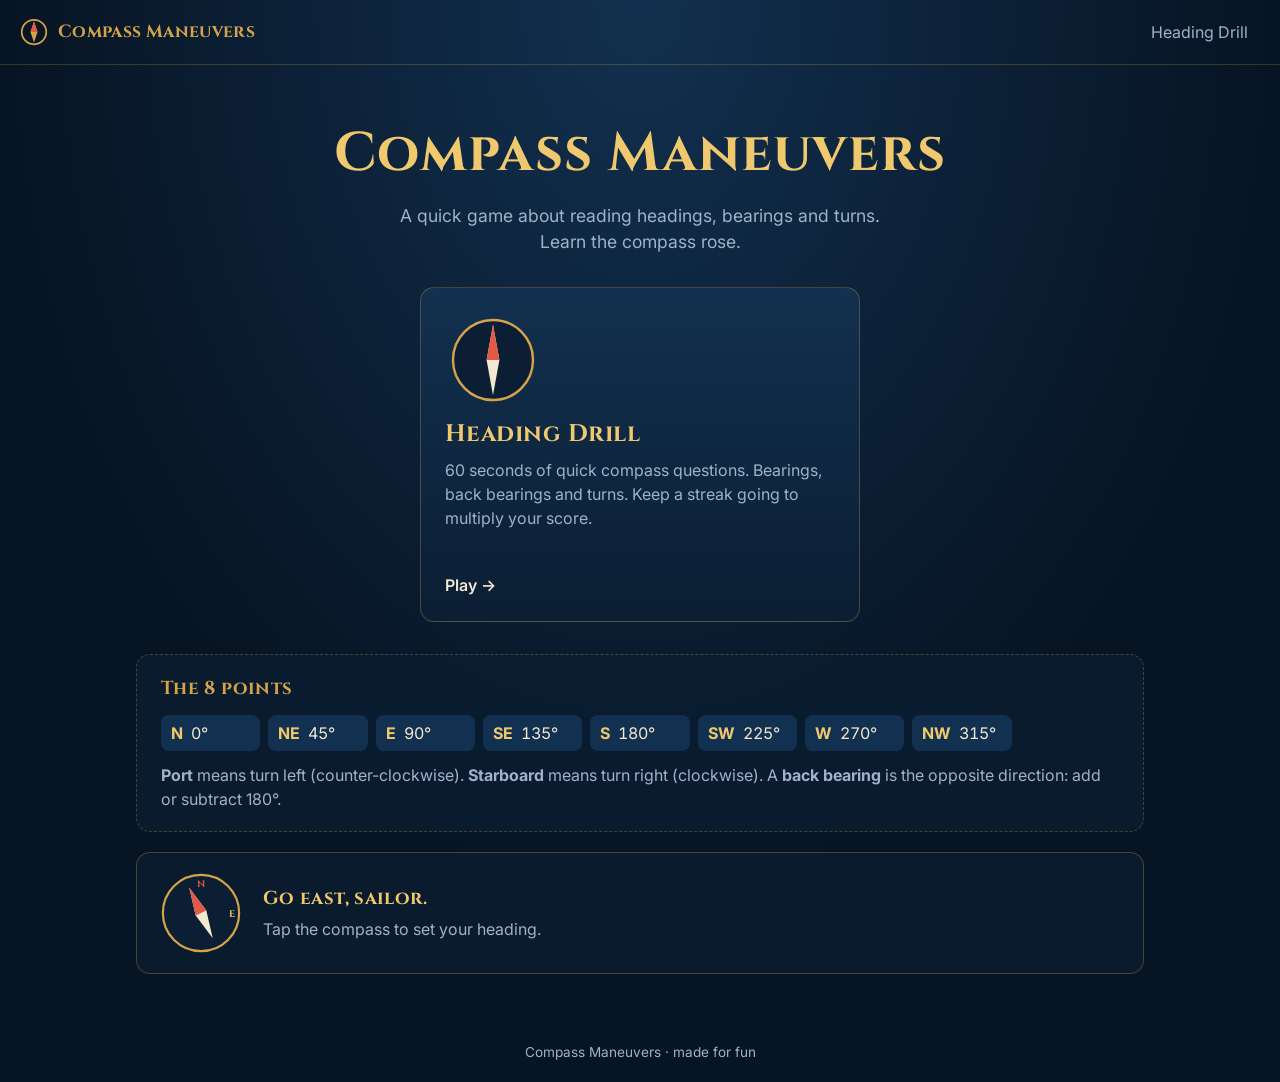
<file: index.html>
<!doctype html>
<html lang="en">
<head>
  <meta charset="utf-8">
  <meta name="viewport" content="width=device-width, initial-scale=1">
  <title>Compass Maneuvers</title>
  <meta name="description" content="Browser games about headings, bearings and plotting a course.">
  <link rel="preconnect" href="https://fonts.googleapis.com">
  <link rel="preconnect" href="https://fonts.gstatic.com" crossorigin>
  <link href="https://fonts.googleapis.com/css2?family=Cinzel:wght@600;700&family=Inter:wght@400;500;600&display=swap" rel="stylesheet">
  <link rel="stylesheet" href="css/style.css">
  <link rel="icon" href="data:image/svg+xml,%3Csvg xmlns='http://www.w3.org/2000/svg' viewBox='0 0 32 32'%3E%3Ccircle cx='16' cy='16' r='14' fill='%230b1e33' stroke='%23d4a44a' stroke-width='2'/%3E%3Cpath d='M16 4 20 16 16 28 12 16Z' fill='%23d4a44a'/%3E%3Cpath d='M16 4 20 16H12Z' fill='%23e05a47'/%3E%3C/svg%3E">
</head>
<body>
  <header class="topbar">
    <a href="#home" class="brand">
      <svg viewBox="0 0 32 32" aria-hidden="true"><circle cx="16" cy="16" r="14" fill="none" stroke="currentColor" stroke-width="2"/><path d="M16 4 20 16 16 28 12 16Z" fill="currentColor"/><path d="M16 4 20 16H12Z" fill="var(--red)"/></svg>
      Compass Maneuvers
    </a>
    <nav>
      <a href="#drill">Heading Drill</a>
    </nav>
  </header>

  <main>
    <!-- HOME -->
    <section id="home" class="view">
      <div class="hero">
        <h1>Compass Maneuvers</h1>
        <p>A quick game about reading headings, bearings and turns. Learn the compass rose.</p>
      </div>
      <div class="cards">
        <a class="card" href="#drill">
          <svg viewBox="0 0 120 120" aria-hidden="true">
            <circle cx="60" cy="60" r="50" class="c-ring"/>
            <g class="c-spin"><path d="M60 16 68 60 60 104 52 60Z" class="c-needle"/><path d="M60 16 68 60H52Z" class="c-north"/></g>
          </svg>
          <h2>Heading Drill</h2>
          <p>60 seconds of quick compass questions. Bearings, back bearings and turns. Keep a streak going to multiply your score.</p>
          <span class="best" data-best="drill"></span>
          <span class="play">Play →</span>
        </a>
      </div>
      <div class="primer">
        <h3>The 8 points</h3>
        <div class="points">
          <span><b>N</b> 0°</span><span><b>NE</b> 45°</span><span><b>E</b> 90°</span><span><b>SE</b> 135°</span>
          <span><b>S</b> 180°</span><span><b>SW</b> 225°</span><span><b>W</b> 270°</span><span><b>NW</b> 315°</span>
        </div>
        <p><b>Port</b> means turn left (counter-clockwise). <b>Starboard</b> means turn right (clockwise). A <b>back bearing</b> is the opposite direction: add or subtract 180°.</p>
      </div>
      <div class="east">
        <button id="go-east" class="east-btn" aria-describedby="east-hint">
          <svg viewBox="0 0 120 120" aria-hidden="true">
            <circle cx="60" cy="60" r="52" class="c-ring"/>
            <text x="60" y="24" class="east-n">N</text>
            <text x="102" y="65" class="east-e">E</text>
            <g id="east-needle" class="east-needle"><path d="M60 22 68 60 60 98 52 60Z" class="c-needle"/><path d="M60 22 68 60H52Z" class="c-north"/></g>
          </svg>
        </button>
        <div>
          <h3 id="east-title">Go east, sailor.</h3>
          <p id="east-hint">Tap the compass to set your heading.</p>
        </div>
      </div>
    </section>

    <!-- EASTERN HARBOR: play your own HTML games -->
    <section id="harbor" class="view" hidden>
      <div class="game-head">
        <h2>Eastern Harbor</h2>
        <a href="#home" class="btn ghost">← Back to port</a>
      </div>
      <p class="harbor-intro">You made it east. Drop in an <code>.html</code> game file to play it here. Files stay in this browser and are never uploaded anywhere.</p>
      <label id="h-drop" class="drop">
        <input id="h-file" type="file" accept=".html,.htm,text/html" multiple hidden>
        <b>Choose HTML files</b> or drag them here
      </label>
      <p id="h-msg" class="feedback" aria-live="polite"></p>
      <ul id="h-list" class="harbor-list"></ul>
      <div class="share">
        <h3>Have a code?</h3>
        <p>Paste a game code to load all the games in it.</p>
        <textarea id="h-code" rows="3" placeholder="Paste a code (starts with CM1:)" spellcheck="false"></textarea>
        <button id="h-load" class="btn primary">Load games</button>
      </div>
      </div>
      <div id="h-player" class="player" hidden>
        <div class="player-bar">
          <b id="h-title"></b>
          <div>
            <button id="h-full" class="btn ghost">Fullscreen</button>
            <button id="h-close" class="btn ghost">Close</button>
          </div>
        </div>
        <iframe id="h-frame" title="Game" sandbox="allow-scripts allow-pointer-lock allow-popups allow-forms allow-modals" allow="fullscreen; gamepad; autoplay"></iframe>
      </div>
    </section>

    <!-- HEADING DRILL -->
    <section id="drill" class="view" hidden>
      <div class="game-head">
        <h2>Heading Drill</h2>
        <div class="stats">
          <div><small>Time</small><b id="d-time">60</b></div>
          <div><small>Score</small><b id="d-score">0</b></div>
          <div><small>Streak</small><b id="d-streak">×1</b></div>
          <div><small>Best</small><b id="d-best">0</b></div>
        </div>
      </div>
      <div class="drill-wrap">
        <p id="d-prompt" class="prompt">Tap the matching direction on the ring.</p>
        <svg id="d-dial" viewBox="0 0 320 320" class="dial" role="group" aria-label="Compass ring"></svg>
        <p id="d-feedback" class="feedback" aria-live="polite"></p>
        <button id="d-start" class="btn primary">Start drill</button>
      </div>
    </section>

  </main>

  <footer>Compass Maneuvers · made for fun</footer>

  <script src="js/storage.js"></script>
  <script src="js/drill.js"></script>
  <script src="js/sharecode.js"></script>
  <script src="js/harbor.js"></script>
  <script src="js/main.js"></script>
</body>
</html>
</file>
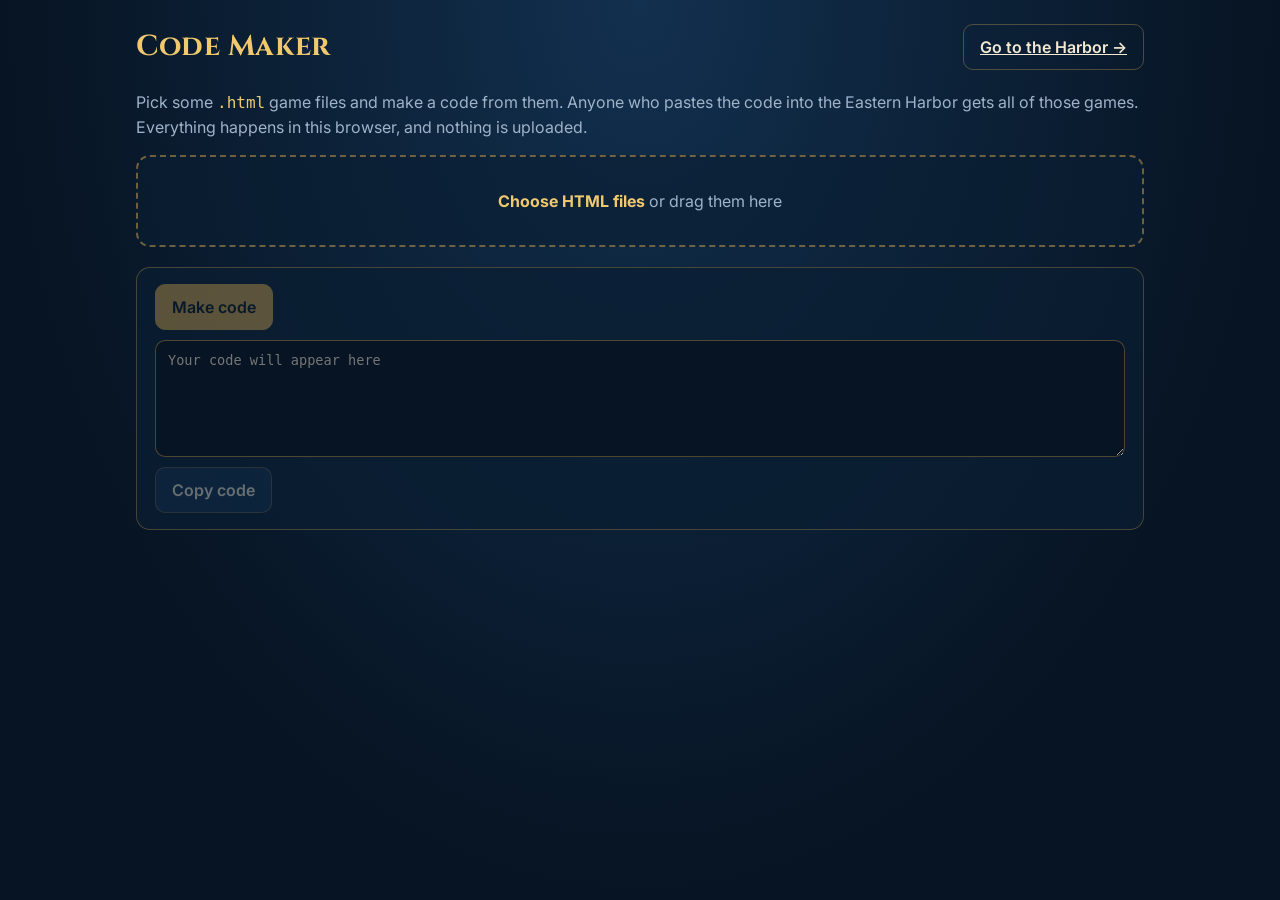
<file: code-maker.html>
<!doctype html>
<html lang="en">
<head>
  <meta charset="utf-8">
  <meta name="viewport" content="width=device-width, initial-scale=1">
  <meta name="robots" content="noindex">
  <title>Code Maker</title>
  <link rel="preconnect" href="https://fonts.googleapis.com">
  <link rel="preconnect" href="https://fonts.gstatic.com" crossorigin>
  <link href="https://fonts.googleapis.com/css2?family=Cinzel:wght@600;700&family=Inter:wght@400;500;600&display=swap" rel="stylesheet">
  <link rel="stylesheet" href="css/style.css">
</head>
<body>
  <main>
    <div class="game-head">
      <h2>Code Maker</h2>
      <a href="./#harbor" class="btn ghost">Go to the Harbor →</a>
    </div>
    <p class="harbor-intro">Pick some <code>.html</code> game files and make a code from them. Anyone who pastes the code into the Eastern Harbor gets all of those games. Everything happens in this browser, and nothing is uploaded.</p>
    <label id="m-drop" class="drop">
      <input id="m-file" type="file" accept=".html,.htm,text/html" multiple hidden>
      <b>Choose HTML files</b> or drag them here
    </label>
    <ul id="m-list" class="harbor-list"></ul>
    <div class="share">
      <button id="m-make" class="btn primary" disabled>Make code</button>
      <textarea id="m-code" rows="5" readonly placeholder="Your code will appear here" spellcheck="false"></textarea>
      <div class="helm-actions">
        <button id="m-copy" class="btn" disabled>Copy code</button>
        <span id="m-msg" class="share-note" aria-live="polite"></span>
      </div>
    </div>
  </main>

  <script src="js/sharecode.js"></script>
  <script>
    (() => {
      const $ = (id) => document.getElementById(id);
      const files = []; // { name, html }

      const sizeText = (n) => (n < 1048576 ? `${Math.max(1, Math.round(n / 1024))} KB` : `${(n / 1048576).toFixed(1)} MB`);

      function render() {
        $('m-list').innerHTML = '';
        files.forEach((f, i) => {
          const li = document.createElement('li');
          const name = document.createElement('span');
          name.textContent = f.name;
          const size = document.createElement('small');
          size.textContent = sizeText(f.html.length);
          const del = document.createElement('button');
          del.className = 'btn ghost';
          del.textContent = 'Remove';
          del.addEventListener('click', () => { files.splice(i, 1); stale(); render(); });
          li.append(name, size, del);
          $('m-list').appendChild(li);
        });
        $('m-make').disabled = !files.length;
      }

      function stale() {
        $('m-code').value = '';
        $('m-copy').disabled = true;
        $('m-msg').textContent = '';
      }

      async function add(list) {
        for (const f of [...list]) {
          if (!/\.html?$/i.test(f.name) && f.type !== 'text/html') continue;
          files.push({ name: f.name.replace(/\.html?$/i, '').replace(/[-_]+/g, ' '), html: await f.text() });
        }
        stale();
        render();
      }

      $('m-file').addEventListener('change', (e) => { add(e.target.files); e.target.value = ''; });
      $('m-drop').addEventListener('dragover', (e) => { e.preventDefault(); $('m-drop').classList.add('over'); });
      $('m-drop').addEventListener('dragleave', () => $('m-drop').classList.remove('over'));
      $('m-drop').addEventListener('drop', (e) => { e.preventDefault(); $('m-drop').classList.remove('over'); add(e.dataTransfer.files); });

      $('m-make').addEventListener('click', async () => {
        try {
          const code = await ShareCode.make(files);
          $('m-code').value = code;
          $('m-copy').disabled = false;
          $('m-msg').textContent = `Code for ${files.length} game${files.length > 1 ? 's' : ''}, ${sizeText(code.length)} long.`;
        } catch {
          $('m-msg').textContent = 'This browser cannot make codes. Try a recent Chrome, Edge, Firefox or Safari.';
        }
      });

      $('m-copy').addEventListener('click', async () => {
        try {
          await navigator.clipboard.writeText($('m-code').value);
          $('m-msg').textContent = 'Copied!';
        } catch {
          $('m-code').select();
          $('m-msg').textContent = 'Press Ctrl/Cmd+C to copy the selected code.';
        }
      });
    })();
  </script>
</body>
</html>
</file>
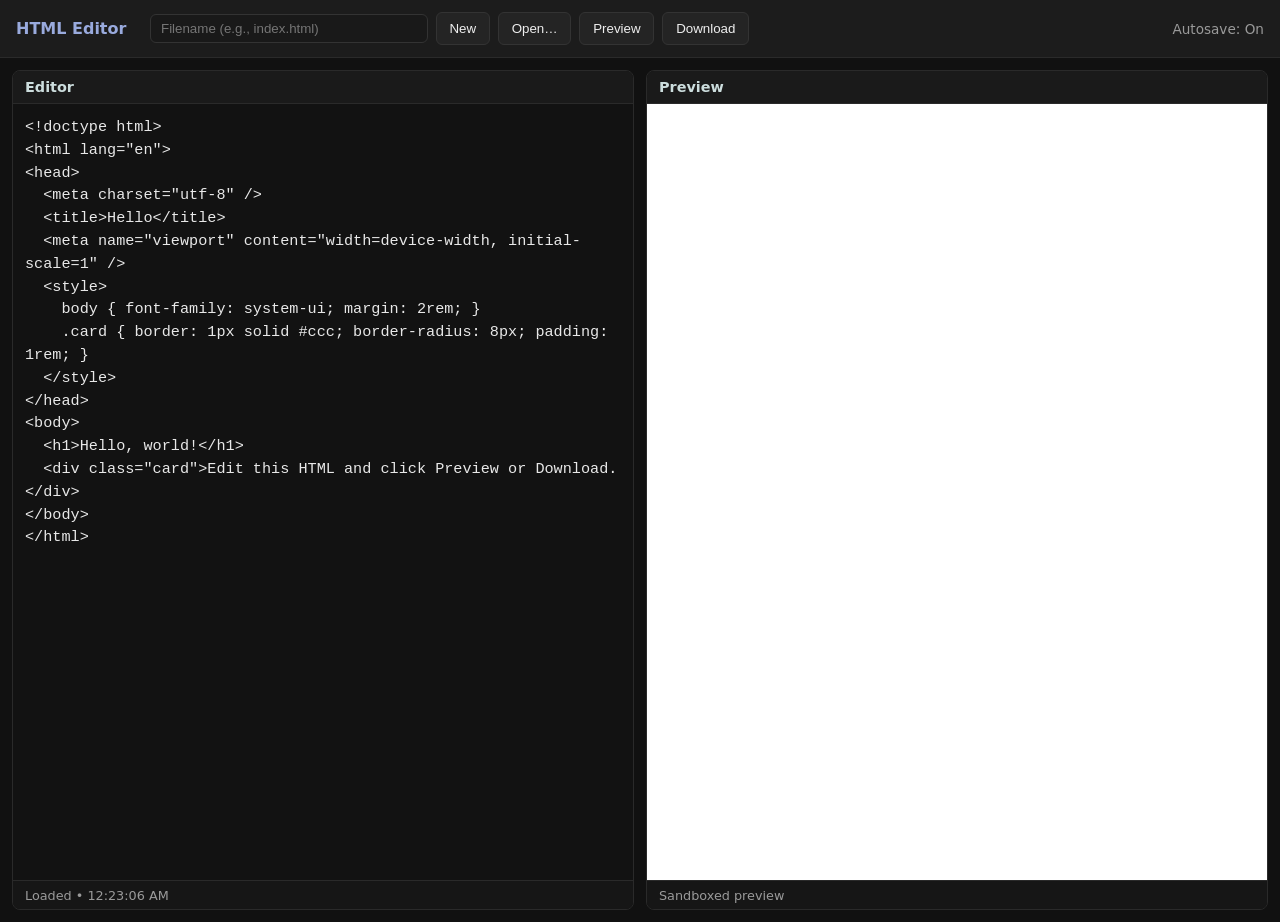
<file: games/bedwars/html-editor.html>
<!DOCTYPE html>
<html lang="en">
<head>
  <meta charset="UTF-8" />
  <title>Simple HTML Editor & Downloader</title>
  <meta name="viewport" content="width=device-width, initial-scale=1" />
  <style>
    :root { color-scheme: light dark; }
    body {
      margin: 0; font-family: system-ui, -apple-system, Segoe UI, Roboto, Arial, sans-serif;
      display: grid; grid-template-rows: auto 1fr; height: 100vh;
      background: #111; color: #eee;
    }
    header {
      display: flex; gap: 0.5rem; align-items: center; padding: 0.75rem 1rem; background: #1c1c1c;
      border-bottom: 1px solid #2a2a2a; flex-wrap: wrap;
    }
    header h1 { font-size: 1rem; margin: 0 1rem 0 0; color: #9ad; font-weight: 600; }
    input[type="text"] {
      width: 16rem; padding: 0.4rem 0.6rem; border-radius: 6px; border: 1px solid #333; background: #191919; color: #eee;
    }
    .btn {
      padding: 0.5rem 0.8rem; border-radius: 6px; border: 1px solid #333; background: #242424; color: #eee; cursor: pointer;
    }
    .btn:hover { background: #2d2d2d; }
    .row {
      display: grid; grid-template-columns: 1fr 1fr; gap: 0.75rem; padding: 0.75rem; height: calc(100vh - 60px);
    }
    .panel {
      display: flex; flex-direction: column; border: 1px solid #2a2a2a; border-radius: 8px; overflow: hidden; min-height: 0;
    }
    .panel h2 {
      margin: 0; padding: 0.5rem 0.75rem; font-size: 0.9rem; background: #1a1a1a; border-bottom: 1px solid #2a2a2a; color: #cdd;
    }
    textarea {
      flex: 1; width: 100%; resize: none; border: 0; background: #121212; color: #e8e8e8; font-family: ui-monospace, SFMono-Regular, Menlo, Consolas, monospace;
      padding: 0.75rem; line-height: 1.5; font-size: 0.95rem; outline: none;
    }
    iframe {
      flex: 1; border: 0; background: #fff; outline: none;
    }
    .status {
      font-size: 0.8rem; color: #9a9a9a; padding: 0.4rem 0.75rem; border-top: 1px solid #2a2a2a; background: #161616;
    }
    .drop-hint {
      position: absolute; inset: 0; display: none; place-items: center; background: rgba(50,50,50,0.6); color: #eee; font-weight: 600;
      pointer-events: none; text-align: center;
    }
    .panel.editor.drag .drop-hint { display: grid; }
    @media (max-width: 900px) { .row { grid-template-columns: 1fr; } }
  </style>
</head>
<body>
  <header>
    <h1>HTML Editor</h1>
    <input id="filename" type="text" placeholder="Filename (e.g., index.html)" />
    <button class="btn" id="newBtn" title="Clear editor">New</button>
    <input type="file" id="openFile" accept=".html,.htm,text/html" hidden />
    <button class="btn" id="openBtn" title="Open an HTML file">Open…</button>
    <button class="btn" id="previewBtn" title="Render in preview">Preview</button>
    <button class="btn" id="downloadBtn" title="Download as .html">Download</button>
    <span id="autosaveState" style="margin-left:auto; font-size:0.85rem; color:#9a9a9a;">Autosave: On</span>
  </header>

  <main class="row">
    <section class="panel editor" id="editorPanel">
      <h2>Editor</h2>
      <div class="drop-hint">Drop an .html file to load</div>
      <textarea id="editor" spellcheck="false"></textarea>
      <div class="status" id="status">Ready</div>
    </section>
    <section class="panel">
      <h2>Preview</h2>
      <iframe id="preview" sandbox="allow-forms allow-pointer-lock allow-popups allow-same-origin allow-scripts"></iframe>
      <div class="status">Sandboxed preview</div>
    </section>
  </main>

  <script>
    const editor = document.getElementById('editor');
    const preview = document.getElementById('preview');
    const statusEl = document.getElementById('status');
    const fileNameInput = document.getElementById('filename');
    const openInput = document.getElementById('openFile');
    const editorPanel = document.getElementById('editorPanel');

    const STORAGE_KEY = 'simple-html-editor-content';
    const STORAGE_NAME = 'simple-html-editor-filename';

    // Restore autosaved content
    const saved = localStorage.getItem(STORAGE_KEY);
    const savedName = localStorage.getItem(STORAGE_NAME);
    if (saved !== null) editor.value = saved;
    if (savedName) fileNameInput.value = savedName;
    setStatus('Loaded' + (saved ? ' (autosaved)' : ''));

    // Autosave
    let autosaveTimer;
    editor.addEventListener('input', () => {
      window.clearTimeout(autosaveTimer);
      autosaveTimer = window.setTimeout(() => {
        localStorage.setItem(STORAGE_KEY, editor.value);
        setStatus('Autosaved');
      }, 300);
    });
    fileNameInput.addEventListener('input', () => {
      localStorage.setItem(STORAGE_NAME, fileNameInput.value);
    });

    // New
    document.getElementById('newBtn').addEventListener('click', () => {
      if (editor.value.trim() && !confirm('Clear current content?')) return;
      editor.value = '';
      fileNameInput.value = '';
      localStorage.removeItem(STORAGE_KEY);
      localStorage.removeItem(STORAGE_NAME);
      setStatus('New file');
      preview.srcdoc = '';
    });

    // Open…
    document.getElementById('openBtn').addEventListener('click', () => openInput.click());
    openInput.addEventListener('change', async (e) => {
      const file = e.target.files[0];
      if (!file) return;
      const text = await file.text();
      editor.value = text;
      fileNameInput.value = file.name || 'index.html';
      localStorage.setItem(STORAGE_KEY, text);
      localStorage.setItem(STORAGE_NAME, fileNameInput.value);
      setStatus('File loaded: ' + file.name);
    });

    // Drag & drop to open
    ['dragenter','dragover'].forEach(evt => {
      editorPanel.addEventListener(evt, (e) => {
        e.preventDefault(); e.stopPropagation();
        editorPanel.classList.add('drag');
        setStatus('Drop file to open');
      });
    });
    ['dragleave','drop'].forEach(evt => {
      editorPanel.addEventListener(evt, (e) => {
        e.preventDefault(); e.stopPropagation();
        editorPanel.classList.remove('drag');
      });
    });
    editorPanel.addEventListener('drop', async (e) => {
      const file = e.dataTransfer.files[0];
      if (!file) return;
      const text = await file.text();
      editor.value = text;
      fileNameInput.value = file.name || 'index.html';
      localStorage.setItem(STORAGE_KEY, text);
      localStorage.setItem(STORAGE_NAME, fileNameInput.value);
      setStatus('File loaded: ' + file.name);
    });

    // Preview
    document.getElementById('previewBtn').addEventListener('click', () => {
      preview.srcdoc = editor.value;
      setStatus('Preview updated');
    });

    // Download
    document.getElementById('downloadBtn').addEventListener('click', () => {
      const name = (fileNameInput.value || 'index.html').replace(/[/\\?%*:|"<>]/g, '').trim() || 'index.html';
      const blob = new Blob([editor.value], { type: 'text/html;charset=utf-8' });
      const url = URL.createObjectURL(blob);
      const a = document.createElement('a');
      a.href = url;
      a.download = name;
      document.body.appendChild(a);
      a.click();
      a.remove();
      URL.revokeObjectURL(url);
      setStatus('Downloaded: ' + name);
    });

    function setStatus(msg) {
      statusEl.textContent = msg + ' • ' + new Date().toLocaleTimeString();
    }

    // Starter template for convenience
    if (!saved) {
      editor.value =
`<!doctype html>
<html lang="en">
<head>
  <meta charset="utf-8" />
  <title>Hello</title>
  <meta name="viewport" content="width=device-width, initial-scale=1" />
  <style>
    body { font-family: system-ui; margin: 2rem; }
    .card { border: 1px solid #ccc; border-radius: 8px; padding: 1rem; }
  </style>
</head>
<body>
  <h1>Hello, world!</h1>
  <div class="card">Edit this HTML and click Preview or Download.</div>
</body>
</html>`;
    }
  </script>
</body>
</html>
</file>
<file: css/style.css>
:root {
  --sea-0: #071423;
  --sea-1: #0b1e33;
  --sea-2: #12304f;
  --sea-3: #1b4670;
  --brass: #d4a44a;
  --brass-hi: #f0c86e;
  --parch: #f3e9d2;
  --muted: #9fb3c8;
  --red: #e05a47;
  --green: #4fbf8a;
  --rock: #3a4552;
  --radius: 14px;
  color-scheme: dark;
}

* { box-sizing: border-box; }

body {
  margin: 0;
  min-height: 100vh;
  display: flex;
  flex-direction: column;
  background: radial-gradient(ellipse at top, var(--sea-2), var(--sea-0) 70%) fixed;
  background-color: var(--sea-0);
  color: var(--parch);
  font: 16px/1.5 Inter, system-ui, sans-serif;
}

h1, h2, h3, .brand { font-family: Cinzel, Georgia, serif; letter-spacing: .02em; }

a { color: inherit; }

[hidden] { display: none !important; }

/* ---------- top bar ---------- */
.topbar {
  display: flex;
  align-items: center;
  justify-content: space-between;
  gap: 12px;
  flex-wrap: wrap;
  padding: 14px 20px;
  border-bottom: 1px solid rgba(212,164,74,.25);
}
.brand { display: flex; align-items: center; gap: 10px; text-decoration: none; color: var(--brass); font-weight: 700; font-size: 1.1rem; }
.brand svg { width: 28px; height: 28px; }
.topbar nav { display: flex; gap: 6px; }
.topbar nav a { text-decoration: none; padding: 6px 12px; border-radius: 999px; color: var(--muted); }
.topbar nav a:hover, .topbar nav a.active { color: var(--parch); background: var(--sea-2); }

main { flex: 1; width: 100%; max-width: 1040px; margin: 0 auto; padding: 24px 16px 48px; }
footer { text-align: center; color: var(--muted); font-size: .85rem; padding: 20px; }

/* ---------- home ---------- */
.hero { text-align: center; padding: 24px 0 32px; }
.hero h1 { font-size: clamp(2rem, 6vw, 3.4rem); margin: 0 0 8px; color: var(--brass-hi); }
.hero p { color: var(--muted); max-width: 520px; margin: 0 auto; font-size: 1.1rem; }

.cards { display: grid; grid-template-columns: repeat(auto-fit, minmax(260px, 440px)); justify-content: center; gap: 20px; }
.card {
  display: flex; flex-direction: column; text-decoration: none;
  background: linear-gradient(180deg, var(--sea-2), var(--sea-1));
  border: 1px solid rgba(212,164,74,.3);
  border-radius: var(--radius);
  padding: 24px;
  transition: transform .2s, border-color .2s;
}
.card:hover { transform: translateY(-3px); border-color: var(--brass); }
.card svg { width: 96px; height: 96px; margin-bottom: 8px; }
.card h2 { margin: 0 0 6px; color: var(--brass-hi); }
.card p { margin: 0 0 16px; color: var(--muted); flex: 1; }
.card .best { font-size: .9rem; color: var(--brass); min-height: 1.4em; }
.card .play { font-weight: 600; margin-top: 6px; }

.c-ring { fill: var(--sea-1); stroke: var(--brass); stroke-width: 3; }
.c-needle { fill: var(--parch); }
.c-north { fill: var(--red); }
.c-spin { transform-origin: 60px 60px; animation: wobble 4s ease-in-out infinite; }
@keyframes wobble { 0%,100% { transform: rotate(-20deg); } 50% { transform: rotate(25deg); } }

.primer {
  margin-top: 32px; padding: 20px 24px;
  border-radius: var(--radius); background: rgba(11,30,51,.7);
  border: 1px dashed rgba(212,164,74,.3);
}
.primer h3 { margin: 0 0 12px; color: var(--brass); }
.points { display: grid; grid-template-columns: repeat(auto-fill, minmax(90px, 1fr)); gap: 8px; margin-bottom: 12px; }
.points span { background: var(--sea-2); padding: 6px 10px; border-radius: 8px; font-variant-numeric: tabular-nums; }
.points b { color: var(--brass-hi); margin-right: 4px; }
.primer p { margin: 0; color: var(--muted); }

/* ---------- shared game chrome ---------- */
.game-head { display: flex; align-items: center; justify-content: space-between; flex-wrap: wrap; gap: 12px; margin-bottom: 20px; }
.game-head h2 { margin: 0; color: var(--brass-hi); font-size: 1.8rem; }
.stats { display: flex; gap: 8px; flex-wrap: wrap; }
.stats div { background: var(--sea-2); border-radius: 10px; padding: 6px 14px; text-align: center; min-width: 72px; }
.stats small { display: block; color: var(--muted); font-size: .72rem; text-transform: uppercase; letter-spacing: .08em; }
.stats b { font-size: 1.25rem; font-variant-numeric: tabular-nums; }

.btn {
  font: inherit; font-weight: 600; cursor: pointer;
  color: var(--parch); background: var(--sea-2);
  border: 1px solid rgba(212,164,74,.35); border-radius: 10px;
  padding: 10px 16px;
  transition: background .15s, transform .1s;
}
.btn:hover:not(:disabled) { background: var(--sea-3); }
.btn:active:not(:disabled) { transform: scale(.97); }
.btn:disabled { opacity: .4; cursor: not-allowed; }
.btn.primary { background: var(--brass); color: var(--sea-0); border-color: var(--brass); }
.btn.primary:hover:not(:disabled) { background: var(--brass-hi); }
.btn.ghost { background: transparent; }

.feedback { min-height: 1.5em; font-weight: 600; text-align: center; margin: 10px 0; }
.feedback.good { color: var(--green); }
.feedback.bad { color: var(--red); }

/* ---------- heading drill ---------- */
.drill-wrap { display: flex; flex-direction: column; align-items: center; }
.prompt {
  font-family: Cinzel, Georgia, serif; font-size: clamp(1.3rem, 4.5vw, 2rem);
  text-align: center; margin: 0 0 12px; min-height: 2.6em; line-height: 1.3;
}
.prompt em { color: var(--brass-hi); font-style: normal; }
.dial { width: min(380px, 100%); touch-action: manipulation; user-select: none; }
.dial .face { fill: var(--sea-1); stroke: var(--brass); stroke-width: 3; }
.dial .wedge { fill: var(--sea-2); stroke: var(--sea-0); stroke-width: 3; cursor: pointer; transition: fill .15s; }
.dial .wedge:hover { fill: var(--sea-3); }
.dial .wedge.right { fill: var(--green); }
.dial .wedge.wrong { fill: var(--red); }
.dial.locked .wedge { cursor: default; }
.dial .tick { stroke: var(--muted); stroke-width: 1.5; }
.dial .nlabel { fill: var(--red); font: 700 22px Cinzel, serif; text-anchor: middle; }
.dial .wlabel { fill: var(--sea-0); font: 700 15px Inter, sans-serif; text-anchor: middle; pointer-events: none; opacity: 0; transition: opacity .2s; }
.dial .wlabel.show { opacity: 1; }
.dial .needle { transition: transform .45s cubic-bezier(.3,1.6,.5,1); transform-origin: 160px 160px; }
.dial .needle-s { fill: var(--parch); }
.dial .needle-n { fill: var(--red); }
.dial .hub { fill: var(--brass); }

.helm-actions { display: flex; gap: 8px; }
.helm-actions .primary { margin-left: auto; }

@media (prefers-reduced-motion: reduce) {
  *, *::before, *::after { animation: none !important; transition-duration: 0s !important; }
}

/* ---------- go east ---------- */
.east {
  display: flex; align-items: center; gap: 18px; margin-top: 20px; padding: 16px 20px;
  border-radius: var(--radius); background: rgba(11,30,51,.7); border: 1px solid rgba(212,164,74,.3);
}
.east h3 { margin: 0 0 4px; color: var(--brass-hi); }
.east p { margin: 0; color: var(--muted); }
.east-btn { flex: none; width: 88px; height: 88px; padding: 0; border: 0; background: none; cursor: pointer; border-radius: 50%; }
.east-btn:focus-visible { outline: 3px solid var(--brass-hi); outline-offset: 3px; }
.east-btn svg { width: 100%; height: 100%; }
.east-needle { transform-origin: 60px 60px; transition: transform .5s cubic-bezier(.3,1.5,.5,1); }
.east-n, .east-e { font: 700 13px Cinzel, serif; text-anchor: middle; }
.east-n { fill: var(--red); }
.east-e { fill: var(--brass-hi); }

/* ---------- eastern harbor ---------- */
.harbor-intro { color: var(--muted); margin: 0 0 16px; }
.harbor-intro code { color: var(--brass-hi); }
.drop {
  display: block; text-align: center; cursor: pointer; padding: 32px 16px;
  border: 2px dashed rgba(212,164,74,.5); border-radius: var(--radius);
  background: rgba(11,30,51,.6); color: var(--muted);
}
.drop b { color: var(--brass-hi); }
.drop.over, .drop:hover { border-color: var(--brass-hi); background: var(--sea-2); }
.harbor-list { list-style: none; padding: 0; margin: 0 0 20px; display: grid; gap: 8px; }
.harbor-list li {
  display: flex; align-items: center; gap: 10px; padding: 10px 14px;
  background: var(--sea-2); border-radius: 10px;
}
.harbor-list span { flex: 1; min-width: 0; overflow: hidden; text-overflow: ellipsis; white-space: nowrap; font-weight: 600; text-transform: capitalize; }
.harbor-list small { color: var(--muted); }
.harbor-list .btn { padding: 6px 12px; }
.player { border: 2px solid var(--brass); border-radius: var(--radius); overflow: hidden; background: #000; }
.player-bar { display: flex; align-items: center; justify-content: space-between; gap: 8px; padding: 8px 12px; background: var(--sea-1); }
.player-bar b { overflow: hidden; text-overflow: ellipsis; white-space: nowrap; text-transform: capitalize; }
.player-bar .btn { padding: 6px 12px; }
.player iframe { display: block; width: 100%; height: min(75vh, 720px); border: 0; background: #fff; }


/* ---------- share codes ---------- */
.share {
  display: grid; gap: 10px; margin: 0 0 20px; padding: 16px 18px;
  border-radius: var(--radius); background: rgba(11,30,51,.7); border: 1px solid rgba(212,164,74,.3);
}
.share h3 { margin: 0; color: var(--brass-hi); }
.share p { margin: 0; color: var(--muted); }
.share .btn { justify-self: start; }
.share textarea {
  width: 100%; resize: vertical; padding: 10px 12px; border-radius: 10px;
  background: var(--sea-0); color: var(--parch); border: 1px solid rgba(212,164,74,.35);
  font: .85rem/1.4 ui-monospace, Menlo, monospace; word-break: break-all;
}
.share textarea:focus { outline: 2px solid var(--brass-hi); outline-offset: 1px; }
.share-note { color: var(--muted); font-size: .9rem; align-self: center; }
</file>
